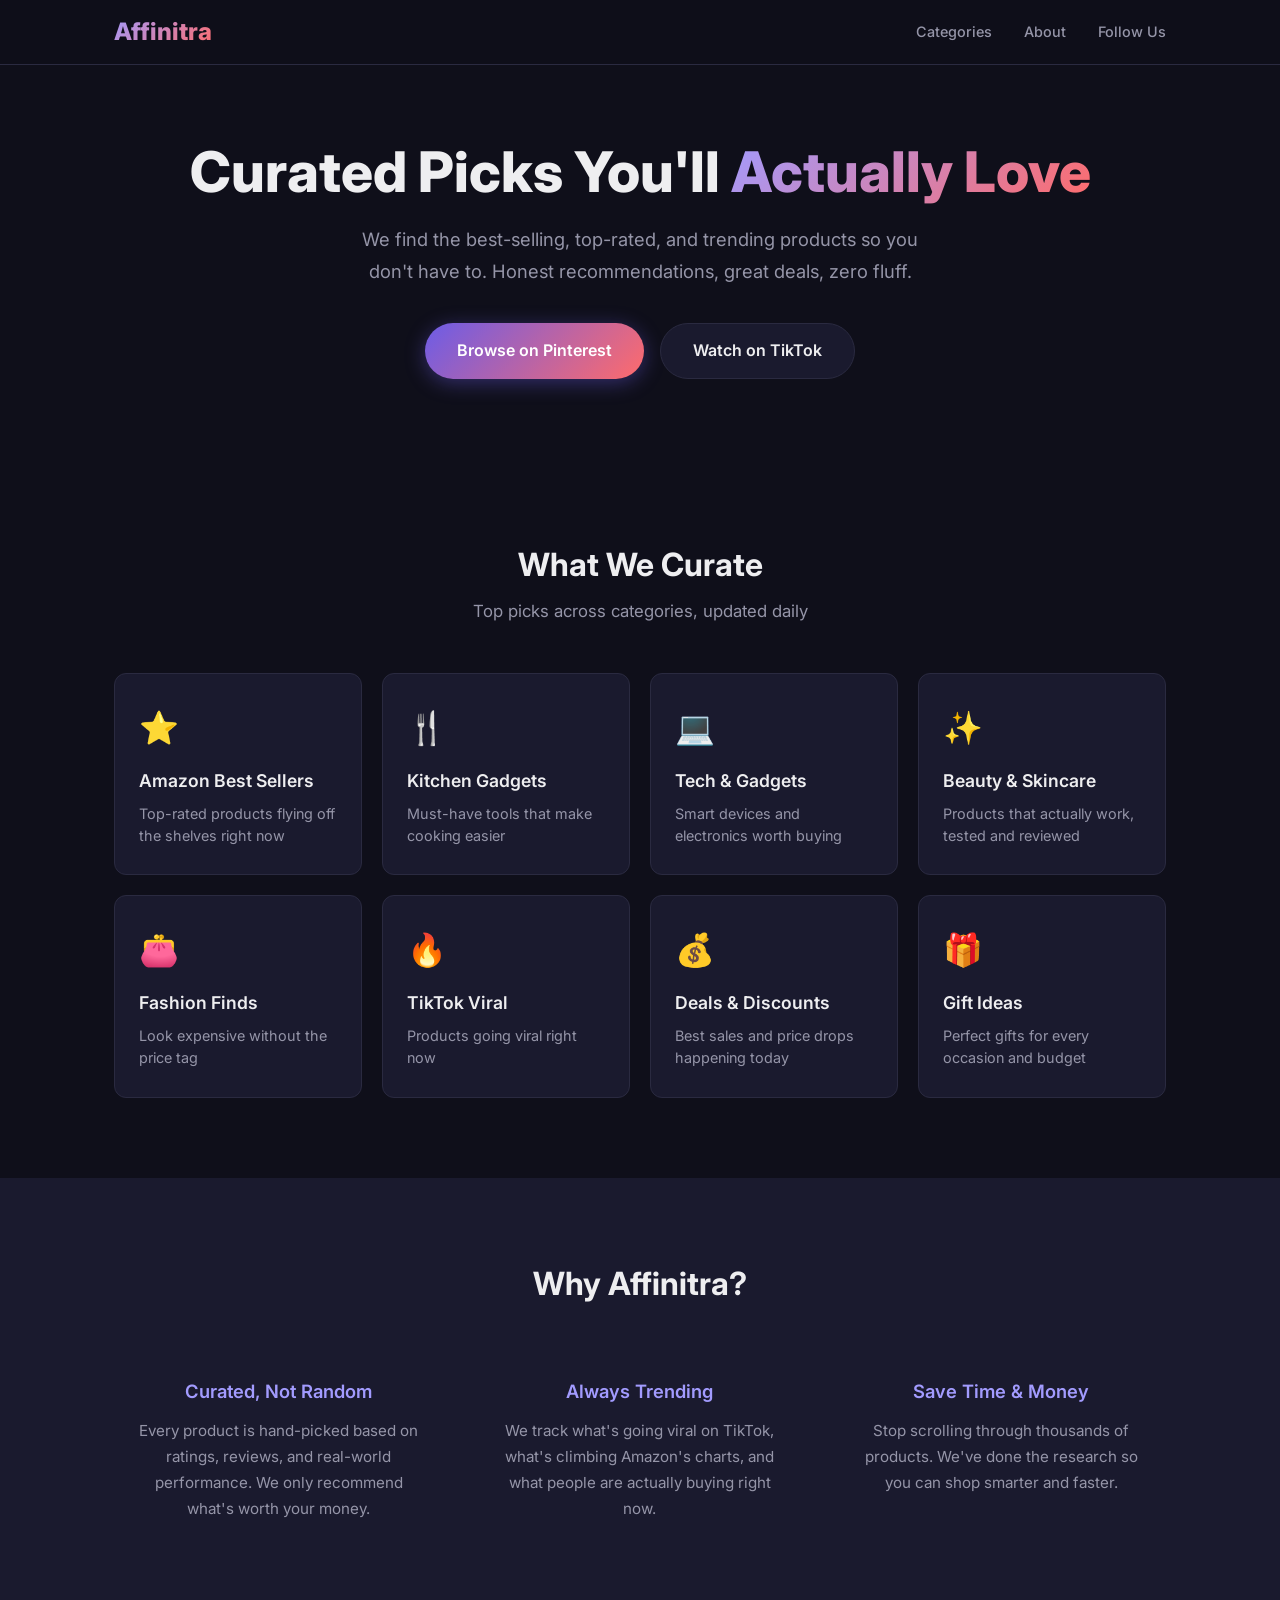
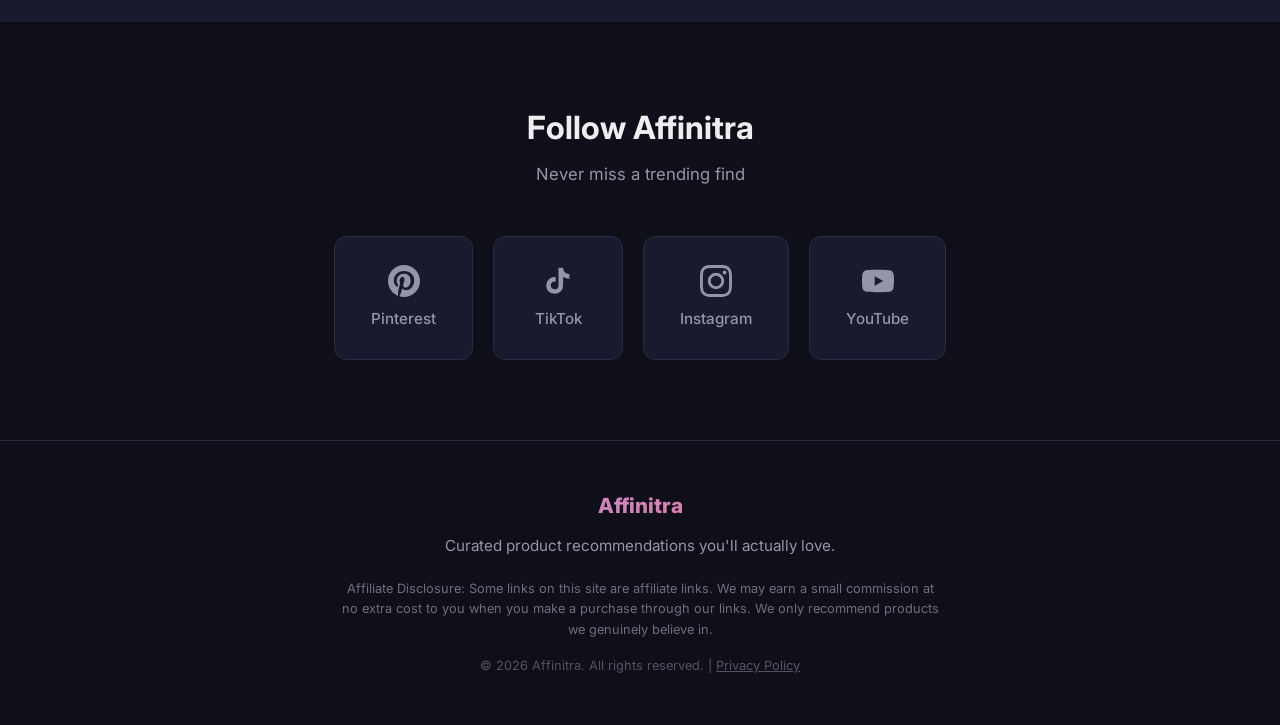
<file: index.html>
<!DOCTYPE html>
<html lang="en">
<head>
    <meta charset="UTF-8">
    <meta name="viewport" content="width=device-width, initial-scale=1.0">
    <title>Affinitra — Curated Product Picks You'll Love</title>
    <meta name="description" content="Affinitra helps you discover top-rated, trending, and best-selling products. Curated picks from Amazon, TikTok viral finds, and smart deals.">
    <meta name="keywords" content="amazon finds, best sellers, product recommendations, trending products, deals, curated picks">
    <meta name="author" content="Affinitra">

    <!-- Pinterest domain verification -->
    <meta name="p:domain_verify" content="d73f870591c632fb61c10e35ae5c7b6f"/>

    <!-- Open Graph -->
    <meta property="og:title" content="Affinitra — Curated Product Picks You'll Love">
    <meta property="og:description" content="Discover top-rated and trending products. Smart finds, honest picks, great deals.">
    <meta property="og:type" content="website">
    <meta property="og:url" content="https://affinitra.pages.dev">

    <link rel="preconnect" href="https://fonts.googleapis.com">
    <link rel="preconnect" href="https://fonts.gstatic.com" crossorigin>
    <link href="https://fonts.googleapis.com/css2?family=Inter:wght@400;500;600;700;800&display=swap" rel="stylesheet">
    <link rel="stylesheet" href="style.css">
</head>
<body>
    <!-- Header -->
    <header>
        <nav class="container">
            <div class="logo">Affinitra</div>
            <div class="nav-links">
                <a href="#categories">Categories</a>
                <a href="#about">About</a>
                <a href="#socials">Follow Us</a>
            </div>
        </nav>
    </header>

    <!-- Hero Section -->
    <section class="hero">
        <div class="container">
            <h1>Curated Picks You'll <span class="highlight">Actually Love</span></h1>
            <p class="hero-sub">We find the best-selling, top-rated, and trending products so you don't have to. Honest recommendations, great deals, zero fluff.</p>
            <div class="hero-buttons">
                <a href="https://www.pinterest.com/affinitra/" class="btn btn-primary" target="_blank" rel="noopener">Browse on Pinterest</a>
                <a href="https://www.tiktok.com/@affinitra" class="btn btn-secondary" target="_blank" rel="noopener">Watch on TikTok</a>
            </div>
        </div>
    </section>

    <!-- Categories Section -->
    <section id="categories" class="categories">
        <div class="container">
            <h2>What We Curate</h2>
            <p class="section-sub">Top picks across categories, updated daily</p>
            <div class="grid">
                <a href="https://www.pinterest.com/affinitra/amazon-best-sellers/" class="card" target="_blank" rel="noopener">
                    <div class="card-icon">&#11088;</div>
                    <h3>Amazon Best Sellers</h3>
                    <p>Top-rated products flying off the shelves right now</p>
                </a>
                <a href="https://www.pinterest.com/affinitra/kitchen-gadgets-finds/" class="card" target="_blank" rel="noopener">
                    <div class="card-icon">&#127860;</div>
                    <h3>Kitchen Gadgets</h3>
                    <p>Must-have tools that make cooking easier</p>
                </a>
                <a href="https://www.pinterest.com/affinitra/tech-gadgets/" class="card" target="_blank" rel="noopener">
                    <div class="card-icon">&#128187;</div>
                    <h3>Tech & Gadgets</h3>
                    <p>Smart devices and electronics worth buying</p>
                </a>
                <a href="https://www.pinterest.com/affinitra/beauty-skincare-favorites/" class="card" target="_blank" rel="noopener">
                    <div class="card-icon">&#10024;</div>
                    <h3>Beauty & Skincare</h3>
                    <p>Products that actually work, tested and reviewed</p>
                </a>
                <a href="https://www.pinterest.com/affinitra/fashion-finds-under-50/" class="card" target="_blank" rel="noopener">
                    <div class="card-icon">&#128091;</div>
                    <h3>Fashion Finds</h3>
                    <p>Look expensive without the price tag</p>
                </a>
                <a href="https://www.pinterest.com/affinitra/tiktok-made-me-buy-it/" class="card" target="_blank" rel="noopener">
                    <div class="card-icon">&#128293;</div>
                    <h3>TikTok Viral</h3>
                    <p>Products going viral right now</p>
                </a>
                <a href="https://www.pinterest.com/affinitra/deals-discounts/" class="card" target="_blank" rel="noopener">
                    <div class="card-icon">&#128176;</div>
                    <h3>Deals & Discounts</h3>
                    <p>Best sales and price drops happening today</p>
                </a>
                <a href="https://www.pinterest.com/affinitra/gift-ideas/" class="card" target="_blank" rel="noopener">
                    <div class="card-icon">&#127873;</div>
                    <h3>Gift Ideas</h3>
                    <p>Perfect gifts for every occasion and budget</p>
                </a>
            </div>
        </div>
    </section>

    <!-- About Section -->
    <section id="about" class="about">
        <div class="container">
            <h2>Why Affinitra?</h2>
            <div class="about-grid">
                <div class="about-item">
                    <h3>Curated, Not Random</h3>
                    <p>Every product is hand-picked based on ratings, reviews, and real-world performance. We only recommend what's worth your money.</p>
                </div>
                <div class="about-item">
                    <h3>Always Trending</h3>
                    <p>We track what's going viral on TikTok, what's climbing Amazon's charts, and what people are actually buying right now.</p>
                </div>
                <div class="about-item">
                    <h3>Save Time & Money</h3>
                    <p>Stop scrolling through thousands of products. We've done the research so you can shop smarter and faster.</p>
                </div>
            </div>
        </div>
    </section>

    <!-- Socials Section -->
    <section id="socials" class="socials">
        <div class="container">
            <h2>Follow Affinitra</h2>
            <p class="section-sub">Never miss a trending find</p>
            <div class="social-links">
                <a href="https://www.pinterest.com/affinitra/" class="social-card" target="_blank" rel="noopener">
                    <svg width="32" height="32" viewBox="0 0 24 24" fill="currentColor"><path d="M12 0C5.373 0 0 5.373 0 12c0 5.084 3.163 9.426 7.627 11.174-.105-.949-.2-2.405.042-3.441.218-.937 1.407-5.965 1.407-5.965s-.359-.719-.359-1.782c0-1.668.967-2.914 2.171-2.914 1.023 0 1.518.769 1.518 1.69 0 1.029-.655 2.568-.994 3.995-.283 1.194.599 2.169 1.777 2.169 2.133 0 3.772-2.249 3.772-5.495 0-2.873-2.064-4.882-5.012-4.882-3.414 0-5.418 2.561-5.418 5.207 0 1.031.397 2.138.893 2.738.098.119.112.224.083.345l-.333 1.36c-.053.22-.174.267-.402.161-1.499-.698-2.436-2.889-2.436-4.649 0-3.785 2.75-7.262 7.929-7.262 4.163 0 7.398 2.967 7.398 6.931 0 4.136-2.607 7.464-6.227 7.464-1.216 0-2.359-.632-2.75-1.378l-.748 2.853c-.271 1.043-1.002 2.35-1.492 3.146C9.57 23.812 10.763 24 12 24c6.627 0 12-5.373 12-12S18.627 0 12 0z"/></svg>
                    <span>Pinterest</span>
                </a>
                <a href="https://www.tiktok.com/@affinitra" class="social-card" target="_blank" rel="noopener">
                    <svg width="32" height="32" viewBox="0 0 24 24" fill="currentColor"><path d="M19.59 6.69a4.83 4.83 0 01-3.77-4.25V2h-3.45v13.67a2.89 2.89 0 01-2.88 2.5 2.89 2.89 0 01-2.89-2.89 2.89 2.89 0 012.89-2.89c.28 0 .54.04.79.1V9.01a6.27 6.27 0 00-.79-.05 6.34 6.34 0 00-6.34 6.34 6.34 6.34 0 006.34 6.34 6.34 6.34 0 006.34-6.34V8.75a8.18 8.18 0 004.76 1.52V6.84a4.84 4.84 0 01-1-.15z"/></svg>
                    <span>TikTok</span>
                </a>
                <a href="https://www.instagram.com/affinitra/" class="social-card" target="_blank" rel="noopener">
                    <svg width="32" height="32" viewBox="0 0 24 24" fill="currentColor"><path d="M12 2.163c3.204 0 3.584.012 4.85.07 3.252.148 4.771 1.691 4.919 4.919.058 1.265.069 1.645.069 4.849 0 3.205-.012 3.584-.069 4.849-.149 3.225-1.664 4.771-4.919 4.919-1.266.058-1.644.07-4.85.07-3.204 0-3.584-.012-4.849-.07-3.26-.149-4.771-1.699-4.919-4.92-.058-1.265-.07-1.644-.07-4.849 0-3.204.013-3.583.07-4.849.149-3.227 1.664-4.771 4.919-4.919 1.266-.057 1.645-.069 4.849-.069zM12 0C8.741 0 8.333.014 7.053.072 2.695.272.273 2.69.073 7.052.014 8.333 0 8.741 0 12c0 3.259.014 3.668.072 4.948.2 4.358 2.618 6.78 6.98 6.98C8.333 23.986 8.741 24 12 24c3.259 0 3.668-.014 4.948-.072 4.354-.2 6.782-2.618 6.979-6.98.059-1.28.073-1.689.073-4.948 0-3.259-.014-3.667-.072-4.947-.196-4.354-2.617-6.78-6.979-6.98C15.668.014 15.259 0 12 0zm0 5.838a6.162 6.162 0 100 12.324 6.162 6.162 0 000-12.324zM12 16a4 4 0 110-8 4 4 0 010 8zm6.406-11.845a1.44 1.44 0 100 2.881 1.44 1.44 0 000-2.881z"/></svg>
                    <span>Instagram</span>
                </a>
                <a href="https://www.youtube.com/@affinitra" class="social-card" target="_blank" rel="noopener">
                    <svg width="32" height="32" viewBox="0 0 24 24" fill="currentColor"><path d="M23.498 6.186a3.016 3.016 0 00-2.122-2.136C19.505 3.545 12 3.545 12 3.545s-7.505 0-9.377.505A3.017 3.017 0 00.502 6.186C0 8.07 0 12 0 12s0 3.93.502 5.814a3.016 3.016 0 002.122 2.136c1.871.505 9.376.505 9.376.505s7.505 0 9.377-.505a3.015 3.015 0 002.122-2.136C24 15.93 24 12 24 12s0-3.93-.502-5.814zM9.545 15.568V8.432L15.818 12l-6.273 3.568z"/></svg>
                    <span>YouTube</span>
                </a>
            </div>
        </div>
    </section>

    <!-- Footer -->
    <footer>
        <div class="container">
            <div class="footer-content">
                <div class="footer-logo">Affinitra</div>
                <p class="footer-text">Curated product recommendations you'll actually love.</p>
                <p class="footer-disclosure">Affiliate Disclosure: Some links on this site are affiliate links. We may earn a small commission at no extra cost to you when you make a purchase through our links. We only recommend products we genuinely believe in.</p>
                <p class="footer-copy">&copy; 2026 Affinitra. All rights reserved. | <a href="/privacy-policy.html" style="color:inherit;text-decoration:underline;">Privacy Policy</a></p>
            </div>
        </div>
    </footer>
</body>
</html>
</file>
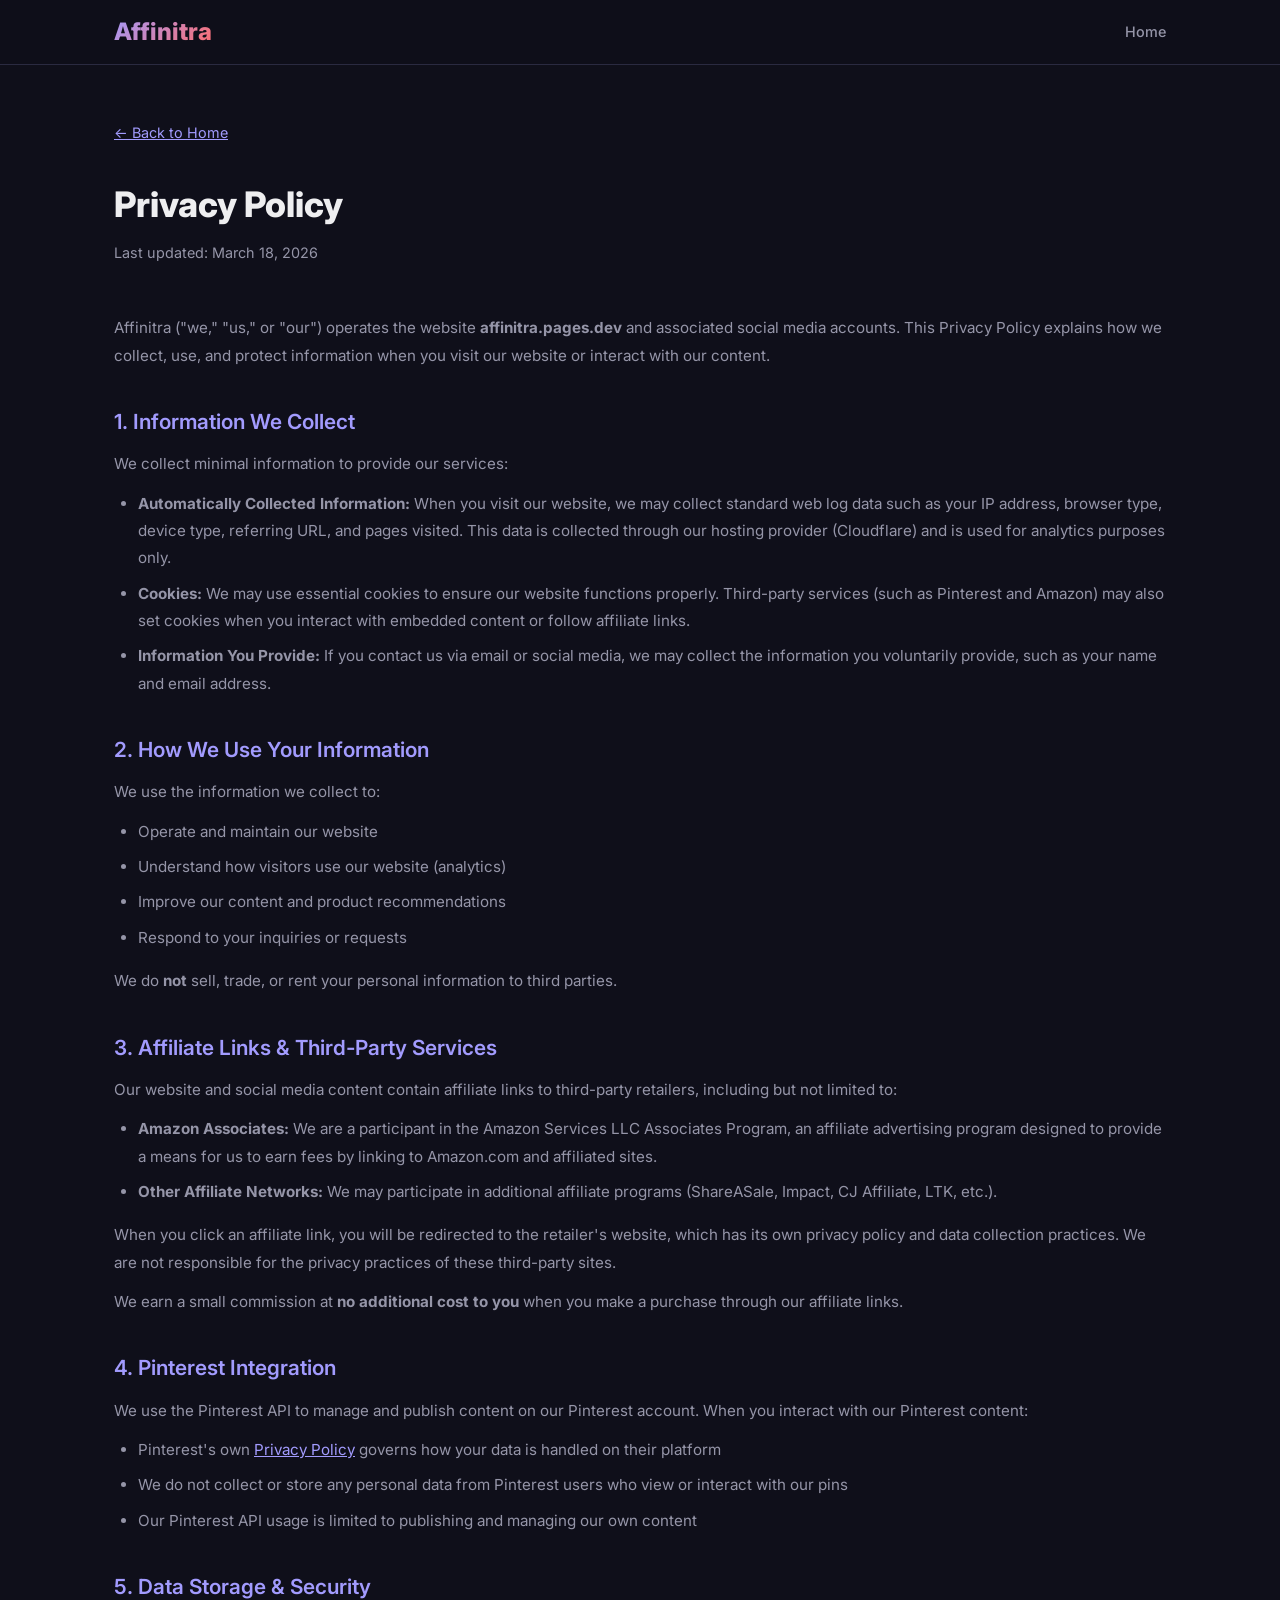
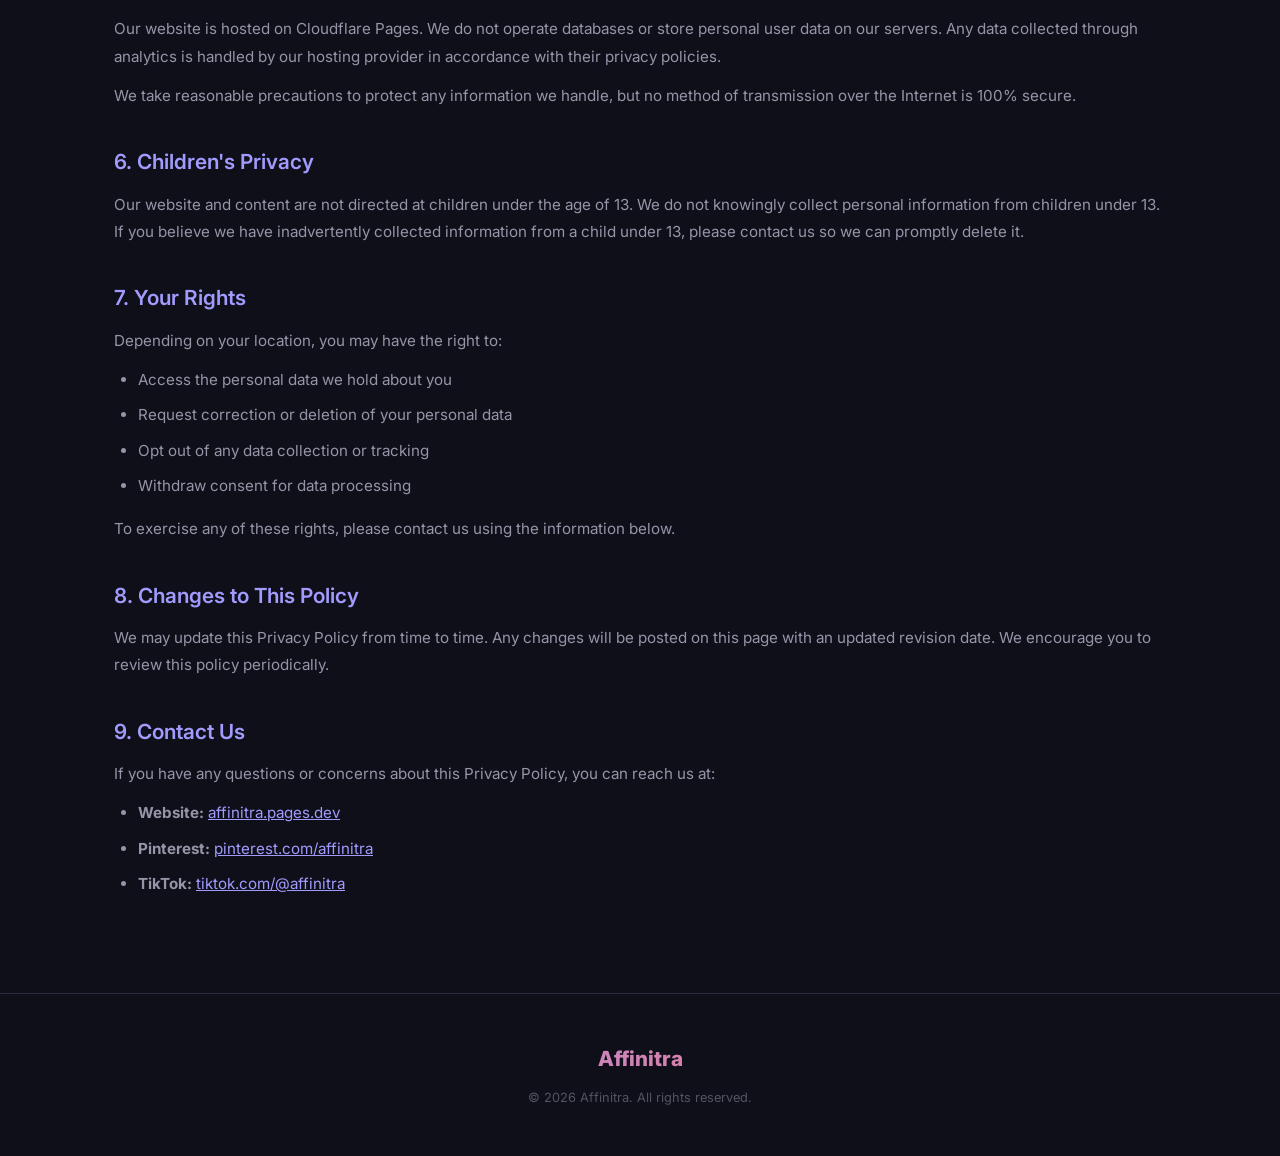
<file: privacy-policy.html>
<!DOCTYPE html>
<html lang="en">
<head>
    <meta charset="UTF-8">
    <meta name="viewport" content="width=device-width, initial-scale=1.0">
    <title>Privacy Policy — Affinitra</title>
    <meta name="description" content="Affinitra Privacy Policy - How we handle your data and protect your privacy.">
    <meta name="robots" content="noindex">

    <meta name="p:domain_verify" content="d73f870591c632fb61c10e35ae5c7b6f"/>

    <link rel="preconnect" href="https://fonts.googleapis.com">
    <link rel="preconnect" href="https://fonts.gstatic.com" crossorigin>
    <link href="https://fonts.googleapis.com/css2?family=Inter:wght@400;500;600;700;800&display=swap" rel="stylesheet">
    <link rel="stylesheet" href="style.css">
    <style>
        .policy { padding: 120px 0 80px; }
        .policy h1 { font-size: 2.2rem; font-weight: 800; margin-bottom: 8px; }
        .policy .updated { color: var(--text-muted); margin-bottom: 48px; font-size: 0.9rem; }
        .policy h2 { font-size: 1.3rem; font-weight: 600; margin: 36px 0 12px; color: var(--primary-light); }
        .policy p, .policy li { color: var(--text-muted); line-height: 1.8; margin-bottom: 12px; font-size: 0.95rem; }
        .policy ul { padding-left: 24px; margin-bottom: 16px; }
        .policy li { margin-bottom: 8px; }
        .policy a { color: var(--primary-light); text-decoration: underline; }
        .policy a:hover { color: var(--text); }
        .back-link { display: inline-block; margin-bottom: 32px; color: var(--text-muted); font-size: 0.9rem; }
        .back-link:hover { color: var(--text); }
    </style>
</head>
<body>
    <header>
        <nav class="container">
            <a href="/" class="logo">Affinitra</a>
            <div class="nav-links">
                <a href="/">Home</a>
            </div>
        </nav>
    </header>

    <section class="policy">
        <div class="container">
            <a href="/" class="back-link">&larr; Back to Home</a>
            <h1>Privacy Policy</h1>
            <p class="updated">Last updated: March 18, 2026</p>

            <p>Affinitra ("we," "us," or "our") operates the website <strong>affinitra.pages.dev</strong> and associated social media accounts. This Privacy Policy explains how we collect, use, and protect information when you visit our website or interact with our content.</p>

            <h2>1. Information We Collect</h2>
            <p>We collect minimal information to provide our services:</p>
            <ul>
                <li><strong>Automatically Collected Information:</strong> When you visit our website, we may collect standard web log data such as your IP address, browser type, device type, referring URL, and pages visited. This data is collected through our hosting provider (Cloudflare) and is used for analytics purposes only.</li>
                <li><strong>Cookies:</strong> We may use essential cookies to ensure our website functions properly. Third-party services (such as Pinterest and Amazon) may also set cookies when you interact with embedded content or follow affiliate links.</li>
                <li><strong>Information You Provide:</strong> If you contact us via email or social media, we may collect the information you voluntarily provide, such as your name and email address.</li>
            </ul>

            <h2>2. How We Use Your Information</h2>
            <p>We use the information we collect to:</p>
            <ul>
                <li>Operate and maintain our website</li>
                <li>Understand how visitors use our website (analytics)</li>
                <li>Improve our content and product recommendations</li>
                <li>Respond to your inquiries or requests</li>
            </ul>
            <p>We do <strong>not</strong> sell, trade, or rent your personal information to third parties.</p>

            <h2>3. Affiliate Links & Third-Party Services</h2>
            <p>Our website and social media content contain affiliate links to third-party retailers, including but not limited to:</p>
            <ul>
                <li><strong>Amazon Associates:</strong> We are a participant in the Amazon Services LLC Associates Program, an affiliate advertising program designed to provide a means for us to earn fees by linking to Amazon.com and affiliated sites.</li>
                <li><strong>Other Affiliate Networks:</strong> We may participate in additional affiliate programs (ShareASale, Impact, CJ Affiliate, LTK, etc.).</li>
            </ul>
            <p>When you click an affiliate link, you will be redirected to the retailer's website, which has its own privacy policy and data collection practices. We are not responsible for the privacy practices of these third-party sites.</p>
            <p>We earn a small commission at <strong>no additional cost to you</strong> when you make a purchase through our affiliate links.</p>

            <h2>4. Pinterest Integration</h2>
            <p>We use the Pinterest API to manage and publish content on our Pinterest account. When you interact with our Pinterest content:</p>
            <ul>
                <li>Pinterest's own <a href="https://policy.pinterest.com/en/privacy-policy" target="_blank" rel="noopener">Privacy Policy</a> governs how your data is handled on their platform</li>
                <li>We do not collect or store any personal data from Pinterest users who view or interact with our pins</li>
                <li>Our Pinterest API usage is limited to publishing and managing our own content</li>
            </ul>

            <h2>5. Data Storage & Security</h2>
            <p>Our website is hosted on Cloudflare Pages. We do not operate databases or store personal user data on our servers. Any data collected through analytics is handled by our hosting provider in accordance with their privacy policies.</p>
            <p>We take reasonable precautions to protect any information we handle, but no method of transmission over the Internet is 100% secure.</p>

            <h2>6. Children's Privacy</h2>
            <p>Our website and content are not directed at children under the age of 13. We do not knowingly collect personal information from children under 13. If you believe we have inadvertently collected information from a child under 13, please contact us so we can promptly delete it.</p>

            <h2>7. Your Rights</h2>
            <p>Depending on your location, you may have the right to:</p>
            <ul>
                <li>Access the personal data we hold about you</li>
                <li>Request correction or deletion of your personal data</li>
                <li>Opt out of any data collection or tracking</li>
                <li>Withdraw consent for data processing</li>
            </ul>
            <p>To exercise any of these rights, please contact us using the information below.</p>

            <h2>8. Changes to This Policy</h2>
            <p>We may update this Privacy Policy from time to time. Any changes will be posted on this page with an updated revision date. We encourage you to review this policy periodically.</p>

            <h2>9. Contact Us</h2>
            <p>If you have any questions or concerns about this Privacy Policy, you can reach us at:</p>
            <ul>
                <li><strong>Website:</strong> <a href="https://affinitra.pages.dev">affinitra.pages.dev</a></li>
                <li><strong>Pinterest:</strong> <a href="https://www.pinterest.com/affinitra/" target="_blank" rel="noopener">pinterest.com/affinitra</a></li>
                <li><strong>TikTok:</strong> <a href="https://www.tiktok.com/@affinitra" target="_blank" rel="noopener">tiktok.com/@affinitra</a></li>
            </ul>
        </div>
    </section>

    <footer>
        <div class="container">
            <div class="footer-content">
                <div class="footer-logo">Affinitra</div>
                <p class="footer-copy">&copy; 2026 Affinitra. All rights reserved.</p>
            </div>
        </div>
    </footer>
</body>
</html>
</file>
<file: style.css>
/* ===== Reset & Base ===== */
*, *::before, *::after {
    margin: 0;
    padding: 0;
    box-sizing: border-box;
}

:root {
    --primary: #6C5CE7;
    --primary-dark: #5A4BD1;
    --primary-light: #A29BFE;
    --accent: #FF6B6B;
    --bg: #0F0F1A;
    --bg-card: #1A1A2E;
    --bg-card-hover: #222240;
    --text: #EEEEF0;
    --text-muted: #9595A8;
    --border: #2A2A40;
    --radius: 12px;
    --shadow: 0 4px 24px rgba(0, 0, 0, 0.3);
}

html {
    scroll-behavior: smooth;
}

body {
    font-family: 'Inter', -apple-system, BlinkMacSystemFont, sans-serif;
    background-color: var(--bg);
    color: var(--text);
    line-height: 1.6;
    -webkit-font-smoothing: antialiased;
}

.container {
    max-width: 1100px;
    margin: 0 auto;
    padding: 0 24px;
}

a {
    text-decoration: none;
    color: inherit;
}

/* ===== Header ===== */
header {
    position: fixed;
    top: 0;
    left: 0;
    right: 0;
    z-index: 100;
    background: rgba(15, 15, 26, 0.85);
    backdrop-filter: blur(16px);
    border-bottom: 1px solid var(--border);
}

nav {
    display: flex;
    align-items: center;
    justify-content: space-between;
    height: 64px;
}

.logo {
    font-size: 1.5rem;
    font-weight: 800;
    background: linear-gradient(135deg, var(--primary-light), var(--accent));
    -webkit-background-clip: text;
    -webkit-text-fill-color: transparent;
    background-clip: text;
}

.nav-links {
    display: flex;
    gap: 32px;
}

.nav-links a {
    color: var(--text-muted);
    font-size: 0.9rem;
    font-weight: 500;
    transition: color 0.2s;
}

.nav-links a:hover {
    color: var(--text);
}

/* ===== Hero ===== */
.hero {
    padding: 140px 0 80px;
    text-align: center;
}

.hero h1 {
    font-size: clamp(2.2rem, 5vw, 3.5rem);
    font-weight: 800;
    line-height: 1.15;
    margin-bottom: 20px;
}

.highlight {
    background: linear-gradient(135deg, var(--primary-light), var(--accent));
    -webkit-background-clip: text;
    -webkit-text-fill-color: transparent;
    background-clip: text;
}

.hero-sub {
    font-size: 1.15rem;
    color: var(--text-muted);
    max-width: 580px;
    margin: 0 auto 36px;
    line-height: 1.7;
}

.hero-buttons {
    display: flex;
    gap: 16px;
    justify-content: center;
    flex-wrap: wrap;
}

.btn {
    display: inline-flex;
    align-items: center;
    padding: 14px 32px;
    border-radius: 50px;
    font-size: 1rem;
    font-weight: 600;
    transition: all 0.25s;
    cursor: pointer;
}

.btn-primary {
    background: linear-gradient(135deg, var(--primary), var(--accent));
    color: white;
    box-shadow: 0 4px 20px rgba(108, 92, 231, 0.4);
}

.btn-primary:hover {
    transform: translateY(-2px);
    box-shadow: 0 6px 28px rgba(108, 92, 231, 0.55);
}

.btn-secondary {
    background: var(--bg-card);
    color: var(--text);
    border: 1px solid var(--border);
}

.btn-secondary:hover {
    background: var(--bg-card-hover);
    transform: translateY(-2px);
}

/* ===== Categories ===== */
.categories {
    padding: 80px 0;
}

.categories h2,
.about h2,
.socials h2 {
    text-align: center;
    font-size: 2rem;
    font-weight: 700;
    margin-bottom: 8px;
}

.section-sub {
    text-align: center;
    color: var(--text-muted);
    margin-bottom: 48px;
    font-size: 1.05rem;
}

.grid {
    display: grid;
    grid-template-columns: repeat(auto-fill, minmax(240px, 1fr));
    gap: 20px;
}

.card {
    background: var(--bg-card);
    border: 1px solid var(--border);
    border-radius: var(--radius);
    padding: 28px 24px;
    transition: all 0.25s;
    display: block;
}

.card:hover {
    background: var(--bg-card-hover);
    transform: translateY(-4px);
    box-shadow: var(--shadow);
    border-color: var(--primary);
}

.card-icon {
    font-size: 2rem;
    margin-bottom: 14px;
}

.card h3 {
    font-size: 1.1rem;
    font-weight: 600;
    margin-bottom: 8px;
}

.card p {
    color: var(--text-muted);
    font-size: 0.9rem;
    line-height: 1.5;
}

/* ===== About ===== */
.about {
    padding: 80px 0;
    background: var(--bg-card);
}

.about h2 {
    margin-bottom: 48px;
}

.about-grid {
    display: grid;
    grid-template-columns: repeat(auto-fill, minmax(280px, 1fr));
    gap: 32px;
}

.about-item {
    text-align: center;
    padding: 20px;
}

.about-item h3 {
    font-size: 1.15rem;
    font-weight: 600;
    margin-bottom: 12px;
    color: var(--primary-light);
}

.about-item p {
    color: var(--text-muted);
    font-size: 0.95rem;
    line-height: 1.7;
}

/* ===== Socials ===== */
.socials {
    padding: 80px 0;
}

.social-links {
    display: flex;
    justify-content: center;
    gap: 20px;
    flex-wrap: wrap;
}

.social-card {
    display: flex;
    flex-direction: column;
    align-items: center;
    gap: 10px;
    background: var(--bg-card);
    border: 1px solid var(--border);
    border-radius: var(--radius);
    padding: 28px 36px;
    transition: all 0.25s;
    color: var(--text-muted);
    min-width: 130px;
}

.social-card:hover {
    background: var(--bg-card-hover);
    transform: translateY(-4px);
    box-shadow: var(--shadow);
    border-color: var(--primary);
    color: var(--text);
}

.social-card span {
    font-size: 0.95rem;
    font-weight: 500;
}

/* ===== Footer ===== */
footer {
    padding: 48px 0;
    border-top: 1px solid var(--border);
}

.footer-content {
    text-align: center;
}

.footer-logo {
    font-size: 1.3rem;
    font-weight: 800;
    background: linear-gradient(135deg, var(--primary-light), var(--accent));
    -webkit-background-clip: text;
    -webkit-text-fill-color: transparent;
    background-clip: text;
    margin-bottom: 12px;
}

.footer-text {
    color: var(--text-muted);
    font-size: 0.95rem;
    margin-bottom: 20px;
}

.footer-disclosure {
    color: var(--text-muted);
    font-size: 0.8rem;
    max-width: 600px;
    margin: 0 auto 16px;
    line-height: 1.6;
    opacity: 0.7;
}

.footer-copy {
    color: var(--text-muted);
    font-size: 0.8rem;
    opacity: 0.5;
}

/* ===== Responsive ===== */
@media (max-width: 768px) {
    .nav-links {
        display: none;
    }

    .hero {
        padding: 120px 0 60px;
    }

    .hero h1 {
        font-size: 2rem;
    }

    .hero-sub {
        font-size: 1rem;
    }

    .btn {
        padding: 12px 24px;
        font-size: 0.9rem;
    }

    .categories,
    .about,
    .socials {
        padding: 60px 0;
    }

    .grid {
        grid-template-columns: repeat(2, 1fr);
        gap: 12px;
    }

    .card {
        padding: 20px 16px;
    }

    .social-links {
        gap: 12px;
    }

    .social-card {
        padding: 20px 24px;
    }
}

@media (max-width: 480px) {
    .grid {
        grid-template-columns: 1fr;
    }
}
</file>
